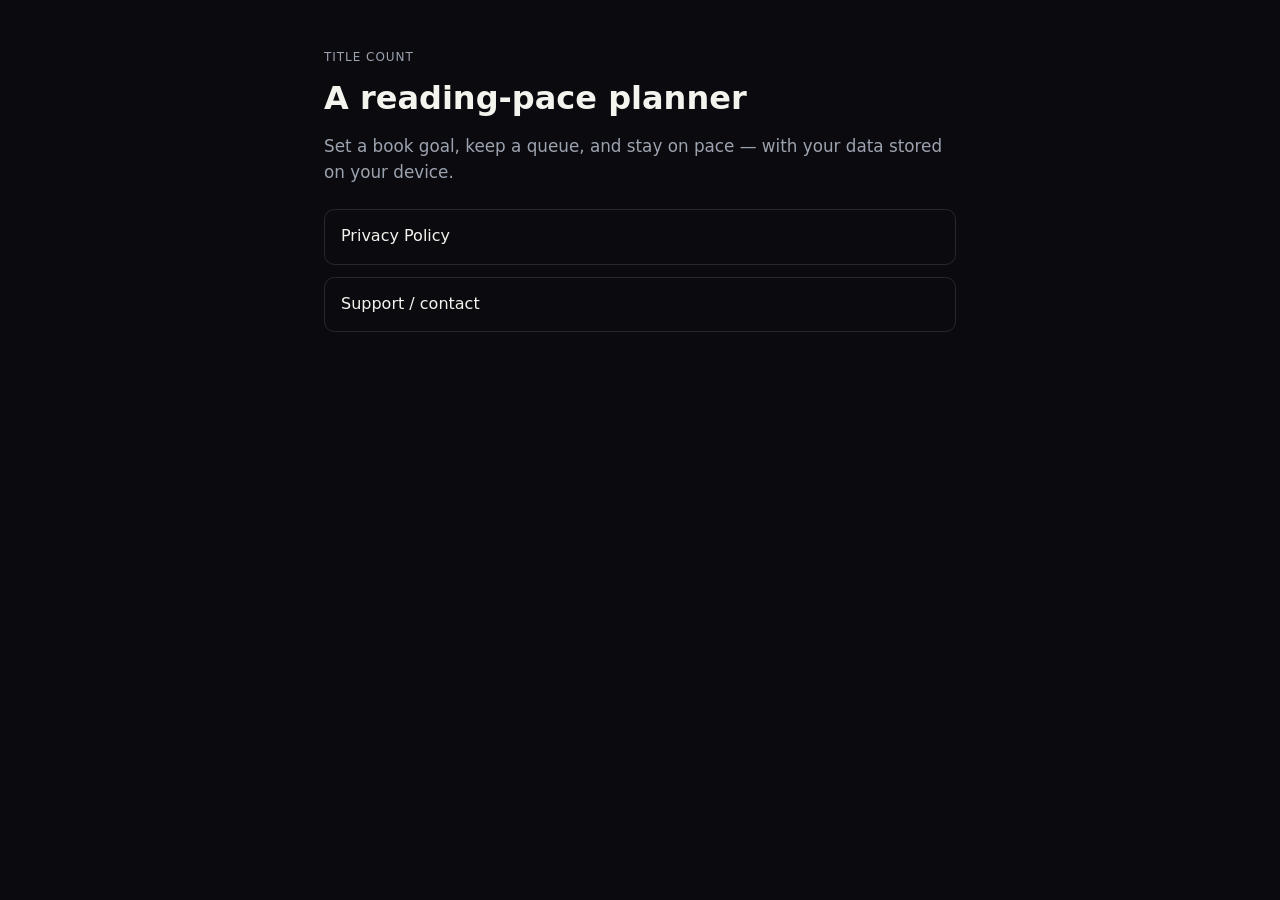
<file: index.html>
<!DOCTYPE html>
<html lang="en">
  <head>
    <meta charset="utf-8" />
    <meta name="viewport" content="width=device-width, initial-scale=1" />
    <title>Title Count</title>
    <link rel="stylesheet" href="styles.css" />
  </head>
  <body>
    <main class="page">
      <p class="eyebrow">Title Count</p>
      <h1>A reading-pace planner</h1>
      <p class="lead">
        Set a book goal, keep a queue, and stay on pace — with your data stored on your device.
      </p>
      <ul class="links">
        <li><a href="privacy.html">Privacy Policy</a></li>
        <li>
          <a href="mailto:lafolletteproductsllc@gmail.com">Support / contact</a>
        </li>
      </ul>
    </main>
  </body>
</html>
</file>
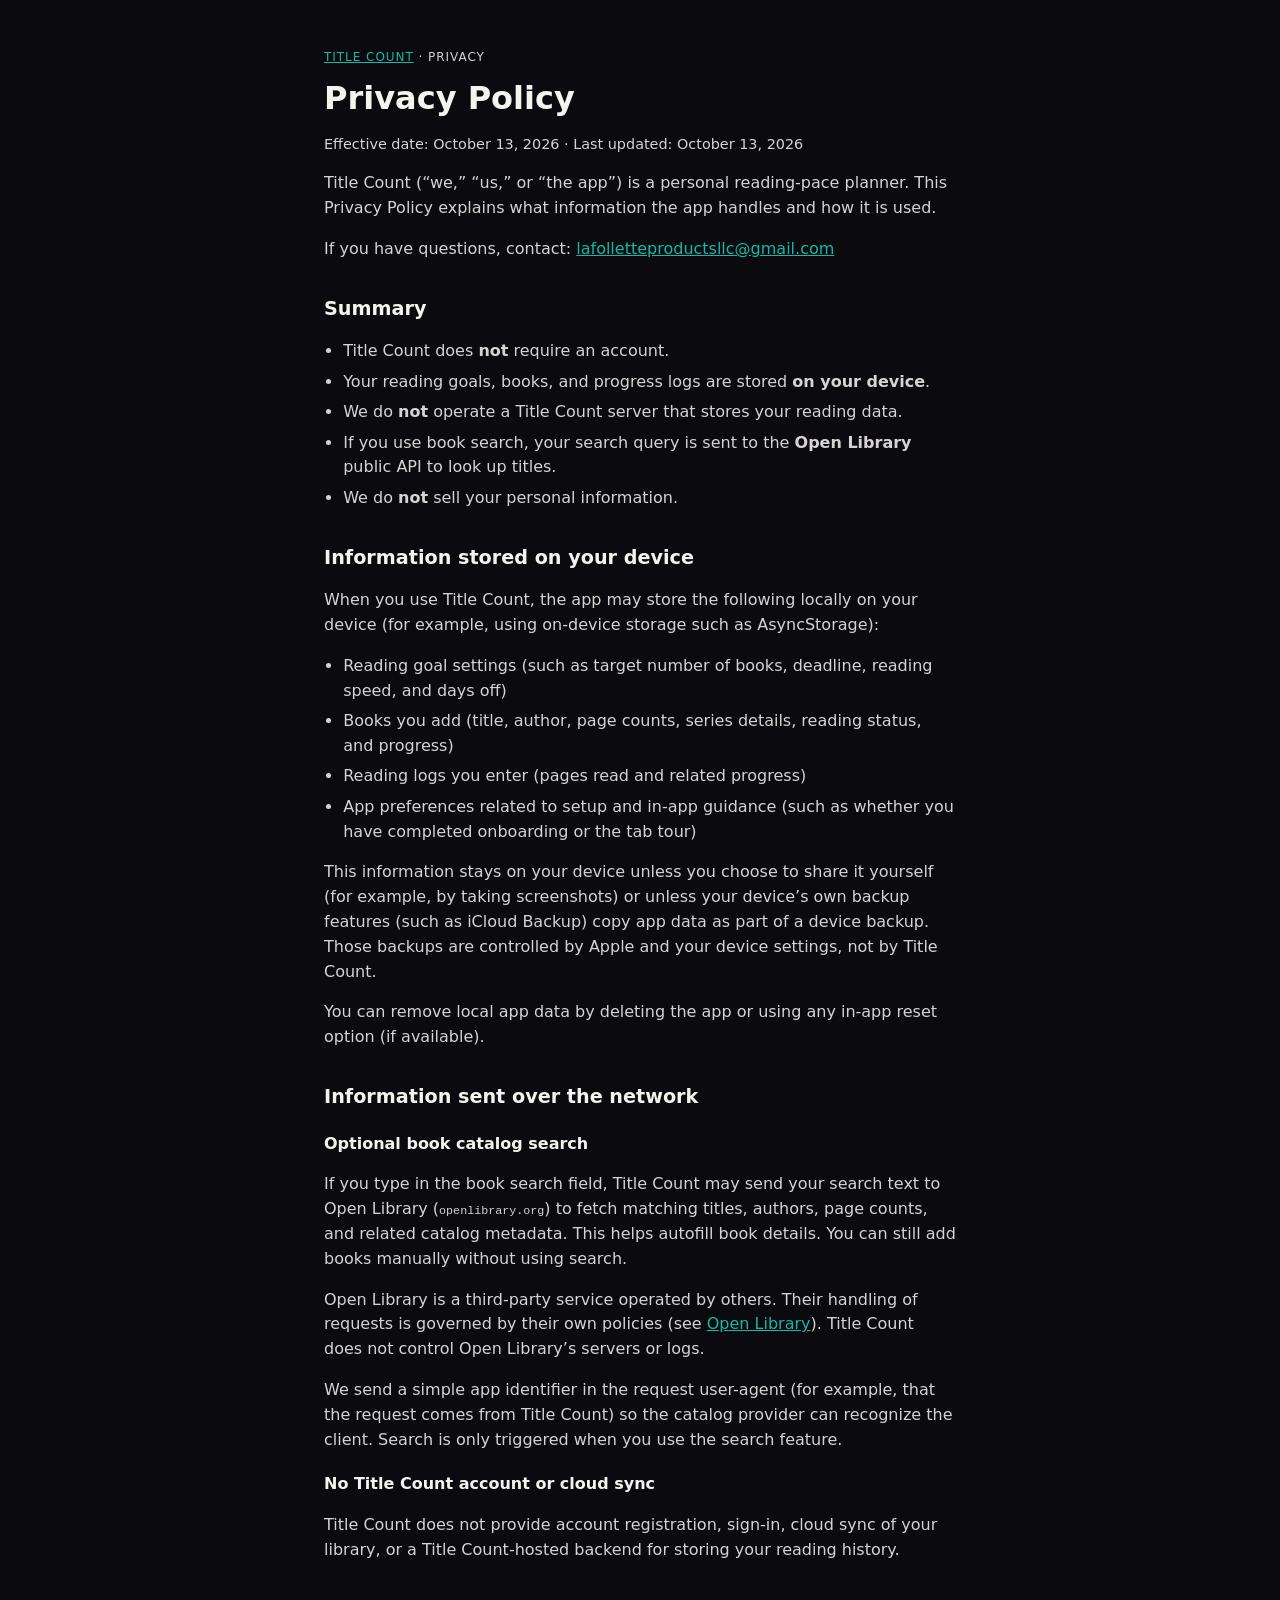
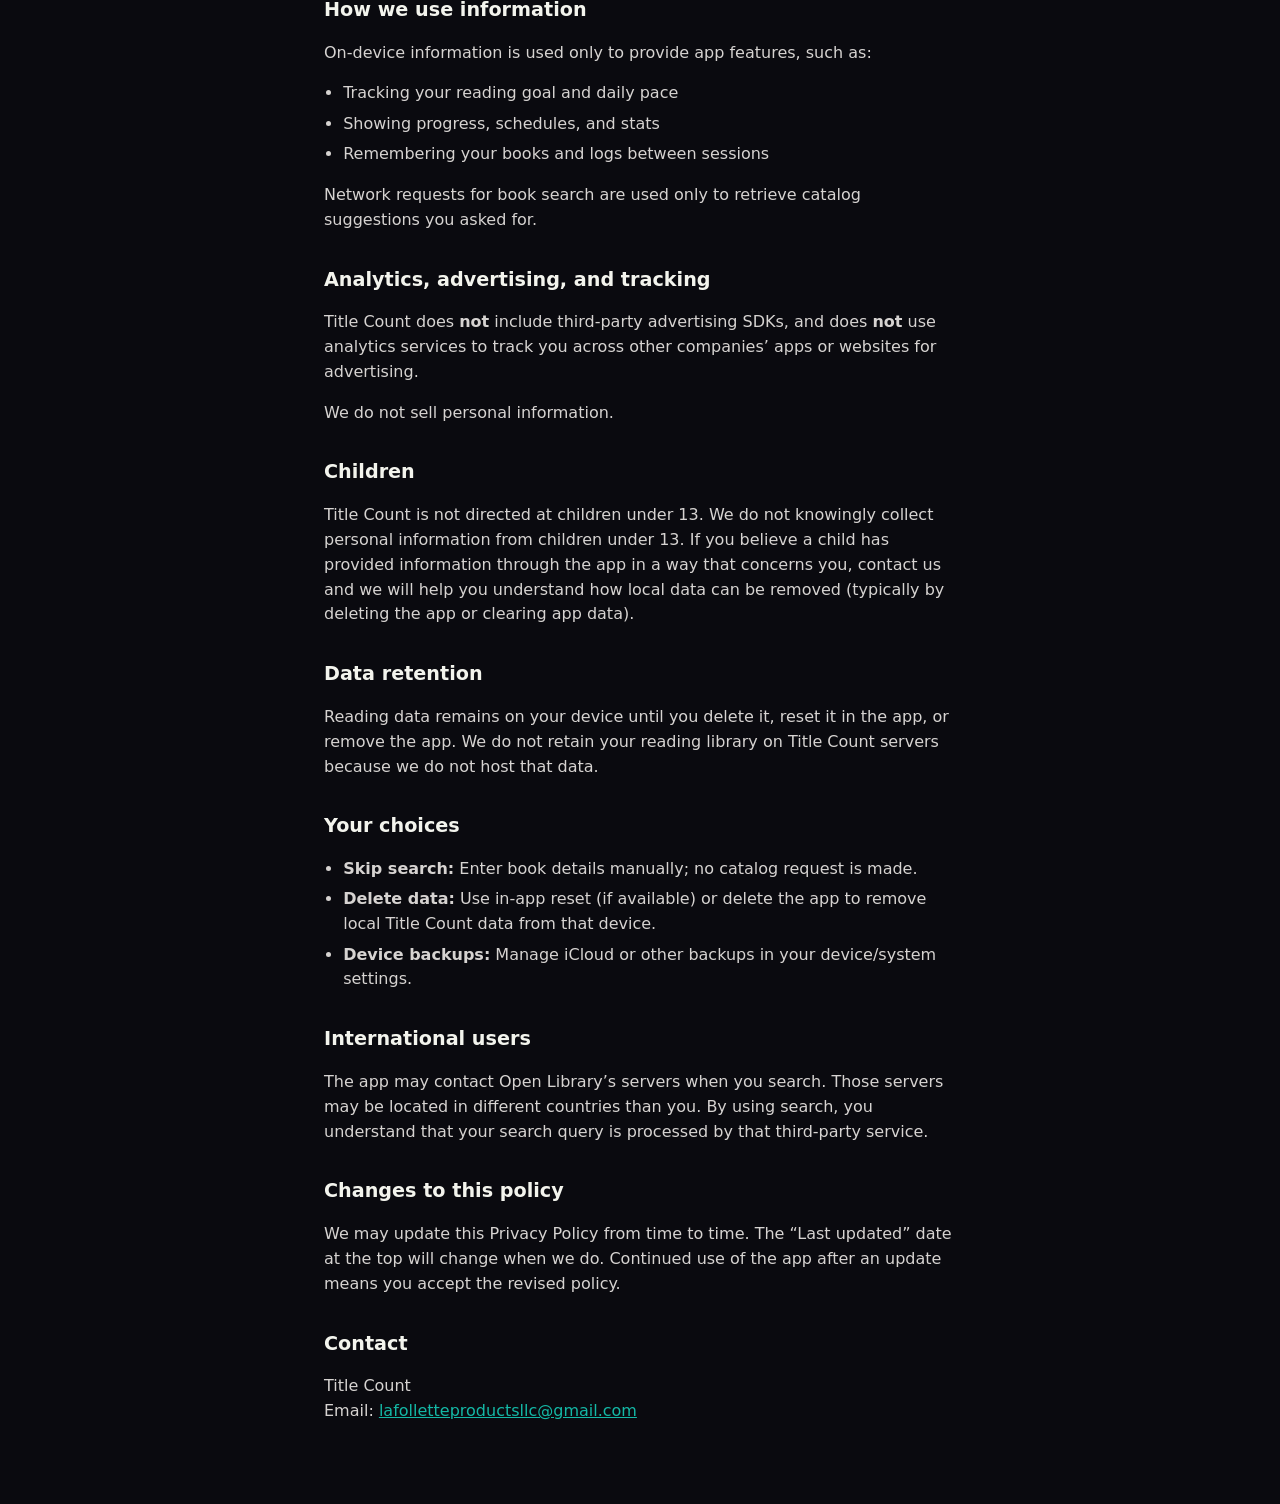
<file: privacy.html>
<!DOCTYPE html>
<html lang="en">
  <head>
    <meta charset="utf-8" />
    <meta name="viewport" content="width=device-width, initial-scale=1" />
    <title>Privacy Policy · Title Count</title>
    <link rel="stylesheet" href="styles.css" />
  </head>
  <body>
    <main class="page prose">
      <p class="eyebrow"><a href="index.html">Title Count</a> · Privacy</p>
      <h1>Privacy Policy</h1>
      <p class="meta">Effective date: October 13, 2026 · Last updated: October 13, 2026</p>

      <p>
        Title Count (“we,” “us,” or “the app”) is a personal reading-pace planner. This Privacy Policy
        explains what information the app handles and how it is used.
      </p>
      <p>
        If you have questions, contact:
        <a href="mailto:lafolletteproductsllc@gmail.com">lafolletteproductsllc@gmail.com</a>
      </p>

      <h2>Summary</h2>
      <ul>
        <li>Title Count does <strong>not</strong> require an account.</li>
        <li>Your reading goals, books, and progress logs are stored <strong>on your device</strong>.</li>
        <li>We do <strong>not</strong> operate a Title Count server that stores your reading data.</li>
        <li>
          If you use book search, your search query is sent to the
          <strong>Open Library</strong> public API to look up titles.
        </li>
        <li>We do <strong>not</strong> sell your personal information.</li>
      </ul>

      <h2>Information stored on your device</h2>
      <p>
        When you use Title Count, the app may store the following locally on your device (for example,
        using on-device storage such as AsyncStorage):
      </p>
      <ul>
        <li>
          Reading goal settings (such as target number of books, deadline, reading speed, and days
          off)
        </li>
        <li>
          Books you add (title, author, page counts, series details, reading status, and progress)
        </li>
        <li>Reading logs you enter (pages read and related progress)</li>
        <li>
          App preferences related to setup and in-app guidance (such as whether you have completed
          onboarding or the tab tour)
        </li>
      </ul>
      <p>
        This information stays on your device unless you choose to share it yourself (for example, by
        taking screenshots) or unless your device’s own backup features (such as iCloud Backup) copy
        app data as part of a device backup. Those backups are controlled by Apple and your device
        settings, not by Title Count.
      </p>
      <p>
        You can remove local app data by deleting the app or using any in-app reset option (if
        available).
      </p>

      <h2>Information sent over the network</h2>
      <h3>Optional book catalog search</h3>
      <p>
        If you type in the book search field, Title Count may send your search text to Open Library
        (<code>openlibrary.org</code>) to fetch matching titles, authors, page counts, and related
        catalog metadata. This helps autofill book details. You can still add books manually without
        using search.
      </p>
      <p>
        Open Library is a third-party service operated by others. Their handling of requests is
        governed by their own policies (see
        <a href="https://openlibrary.org/" rel="noopener noreferrer">Open Library</a>). Title Count does
        not control Open Library’s servers or logs.
      </p>
      <p>
        We send a simple app identifier in the request user-agent (for example, that the request
        comes from Title Count) so the catalog provider can recognize the client. Search is only
        triggered when you use the search feature.
      </p>

      <h3>No Title Count account or cloud sync</h3>
      <p>
        Title Count does not provide account registration, sign-in, cloud sync of your library, or a
        Title Count-hosted backend for storing your reading history.
      </p>

      <h2>How we use information</h2>
      <p>On-device information is used only to provide app features, such as:</p>
      <ul>
        <li>Tracking your reading goal and daily pace</li>
        <li>Showing progress, schedules, and stats</li>
        <li>Remembering your books and logs between sessions</li>
      </ul>
      <p>
        Network requests for book search are used only to retrieve catalog suggestions you asked for.
      </p>

      <h2>Analytics, advertising, and tracking</h2>
      <p>
        Title Count does <strong>not</strong> include third-party advertising SDKs, and does
        <strong>not</strong> use analytics services to track you across other companies’ apps or
        websites for advertising.
      </p>
      <p>We do not sell personal information.</p>

      <h2>Children</h2>
      <p>
        Title Count is not directed at children under 13. We do not knowingly collect personal
        information from children under 13. If you believe a child has provided information through
        the app in a way that concerns you, contact us and we will help you understand how local data
        can be removed (typically by deleting the app or clearing app data).
      </p>

      <h2>Data retention</h2>
      <p>
        Reading data remains on your device until you delete it, reset it in the app, or remove the
        app. We do not retain your reading library on Title Count servers because we do not host that
        data.
      </p>

      <h2>Your choices</h2>
      <ul>
        <li><strong>Skip search:</strong> Enter book details manually; no catalog request is made.</li>
        <li>
          <strong>Delete data:</strong> Use in-app reset (if available) or delete the app to remove
          local Title Count data from that device.
        </li>
        <li>
          <strong>Device backups:</strong> Manage iCloud or other backups in your device/system
          settings.
        </li>
      </ul>

      <h2>International users</h2>
      <p>
        The app may contact Open Library’s servers when you search. Those servers may be located in
        different countries than you. By using search, you understand that your search query is
        processed by that third-party service.
      </p>

      <h2>Changes to this policy</h2>
      <p>
        We may update this Privacy Policy from time to time. The “Last updated” date at the top will
        change when we do. Continued use of the app after an update means you accept the revised
        policy.
      </p>

      <h2>Contact</h2>
      <p>
        Title Count<br />
        Email: <a href="mailto:lafolletteproductsllc@gmail.com">lafolletteproductsllc@gmail.com</a>
      </p>
    </main>
  </body>
</html>
</file>
<file: styles.css>
:root {
  color-scheme: light dark;
  --bg: #0a0a0f;
  --text: #f3f4ed;
  --muted: #9ca3af;
  --accent: #14b8a6;
  --border: rgba(255, 255, 255, 0.12);
}

* {
  box-sizing: border-box;
}

body {
  margin: 0;
  font-family: ui-sans-serif, system-ui, -apple-system, Segoe UI, Roboto, Helvetica, Arial, sans-serif;
  background: var(--bg);
  color: var(--text);
  line-height: 1.55;
}

a {
  color: var(--accent);
}

.page {
  max-width: 42rem;
  margin: 0 auto;
  padding: 3rem 1.25rem 4rem;
}

.eyebrow {
  text-transform: uppercase;
  letter-spacing: 0.08em;
  font-size: 0.75rem;
  color: var(--muted);
  margin: 0 0 0.75rem;
}

h1 {
  font-size: 2rem;
  line-height: 1.2;
  font-weight: 650;
  margin: 0 0 1rem;
}

h2 {
  font-size: 1.2rem;
  margin: 2rem 0 0.75rem;
}

h3 {
  font-size: 1rem;
  margin: 1.25rem 0 0.5rem;
}

.lead {
  font-size: 1.05rem;
  color: var(--muted);
  margin: 0 0 1.5rem;
}

.meta,
.fine {
  color: var(--muted);
  font-size: 0.9rem;
}

.links {
  padding: 0;
  list-style: none;
  display: grid;
  gap: 0.75rem;
  margin: 0 0 2rem;
}

.links a {
  display: block;
  border: 1px solid var(--border);
  border-radius: 0.65rem;
  padding: 0.9rem 1rem;
  text-decoration: none;
  color: var(--text);
}

.links a:hover {
  border-color: var(--accent);
}

.prose p,
.prose ul {
  color: #d6d3d1;
}

.prose ul {
  padding-left: 1.2rem;
}

.prose li {
  margin: 0.35rem 0;
}

code {
  font-size: 0.9em;
}
</file>
